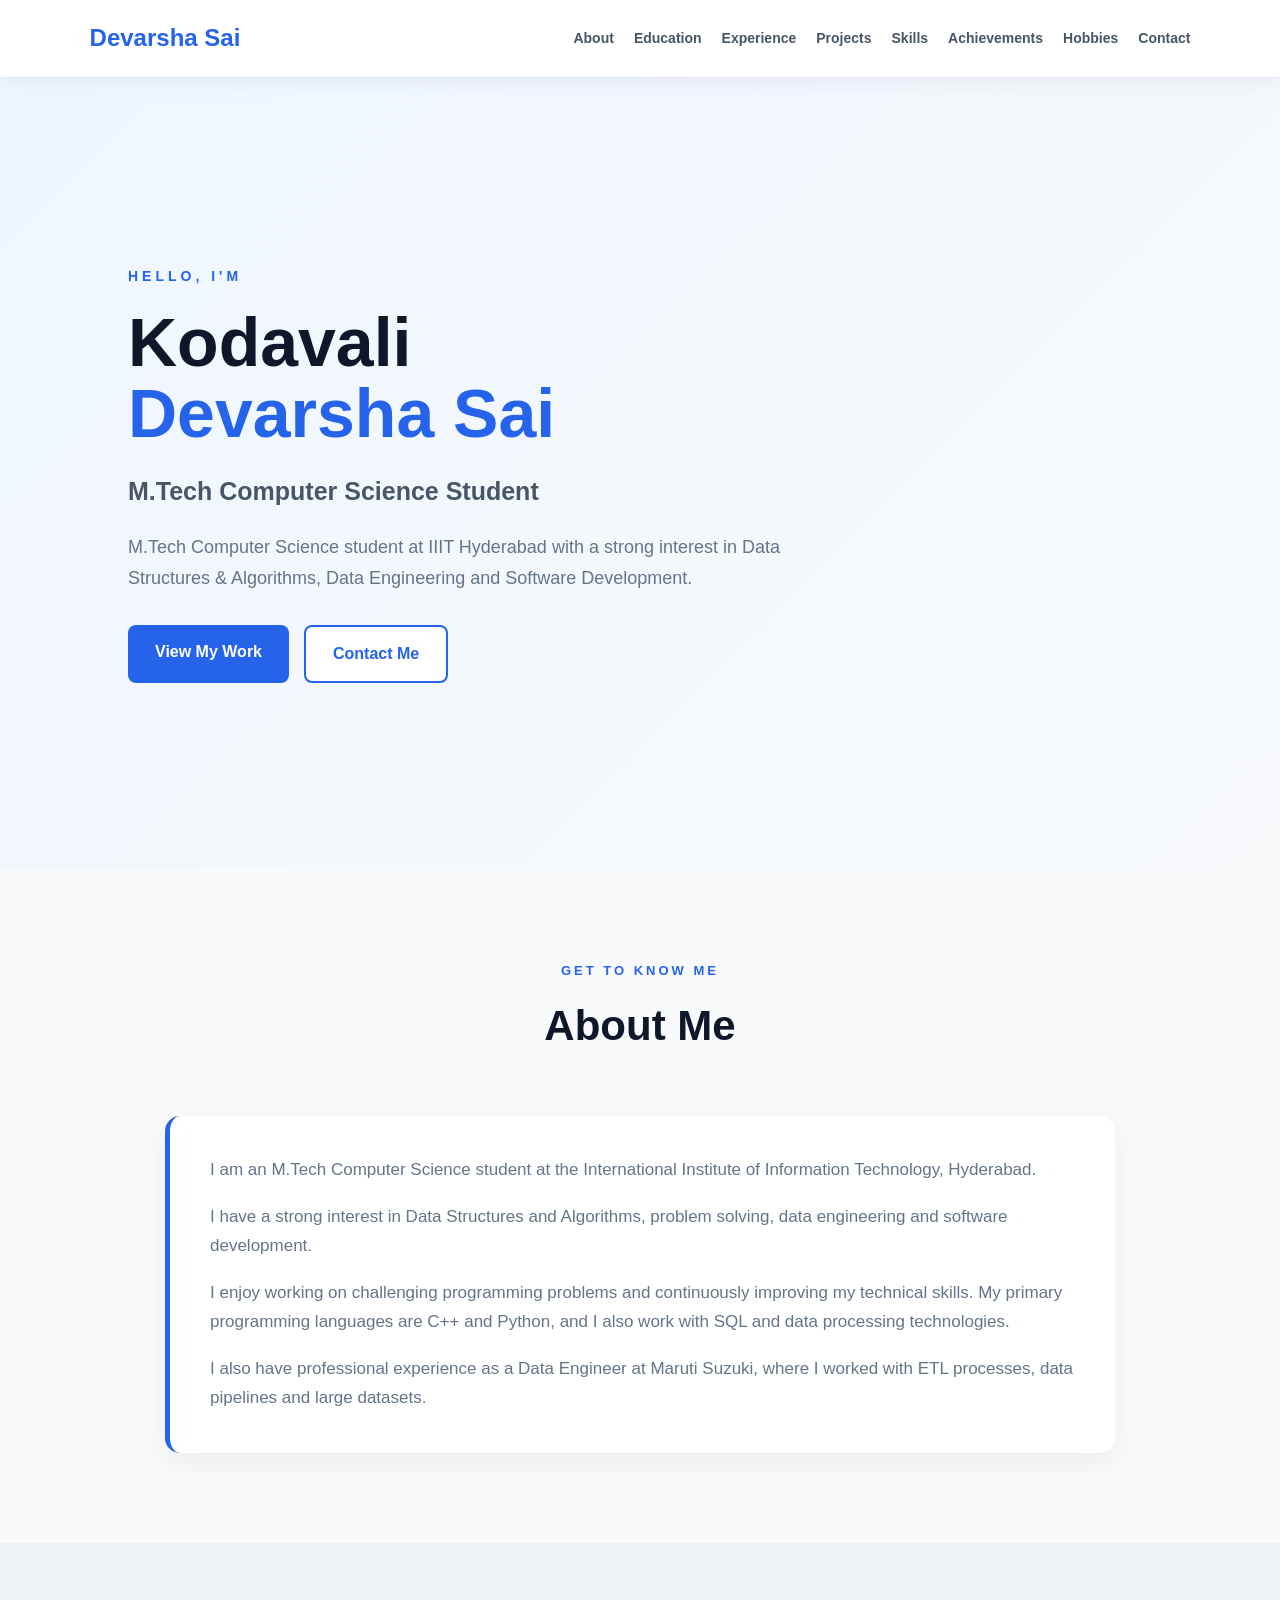
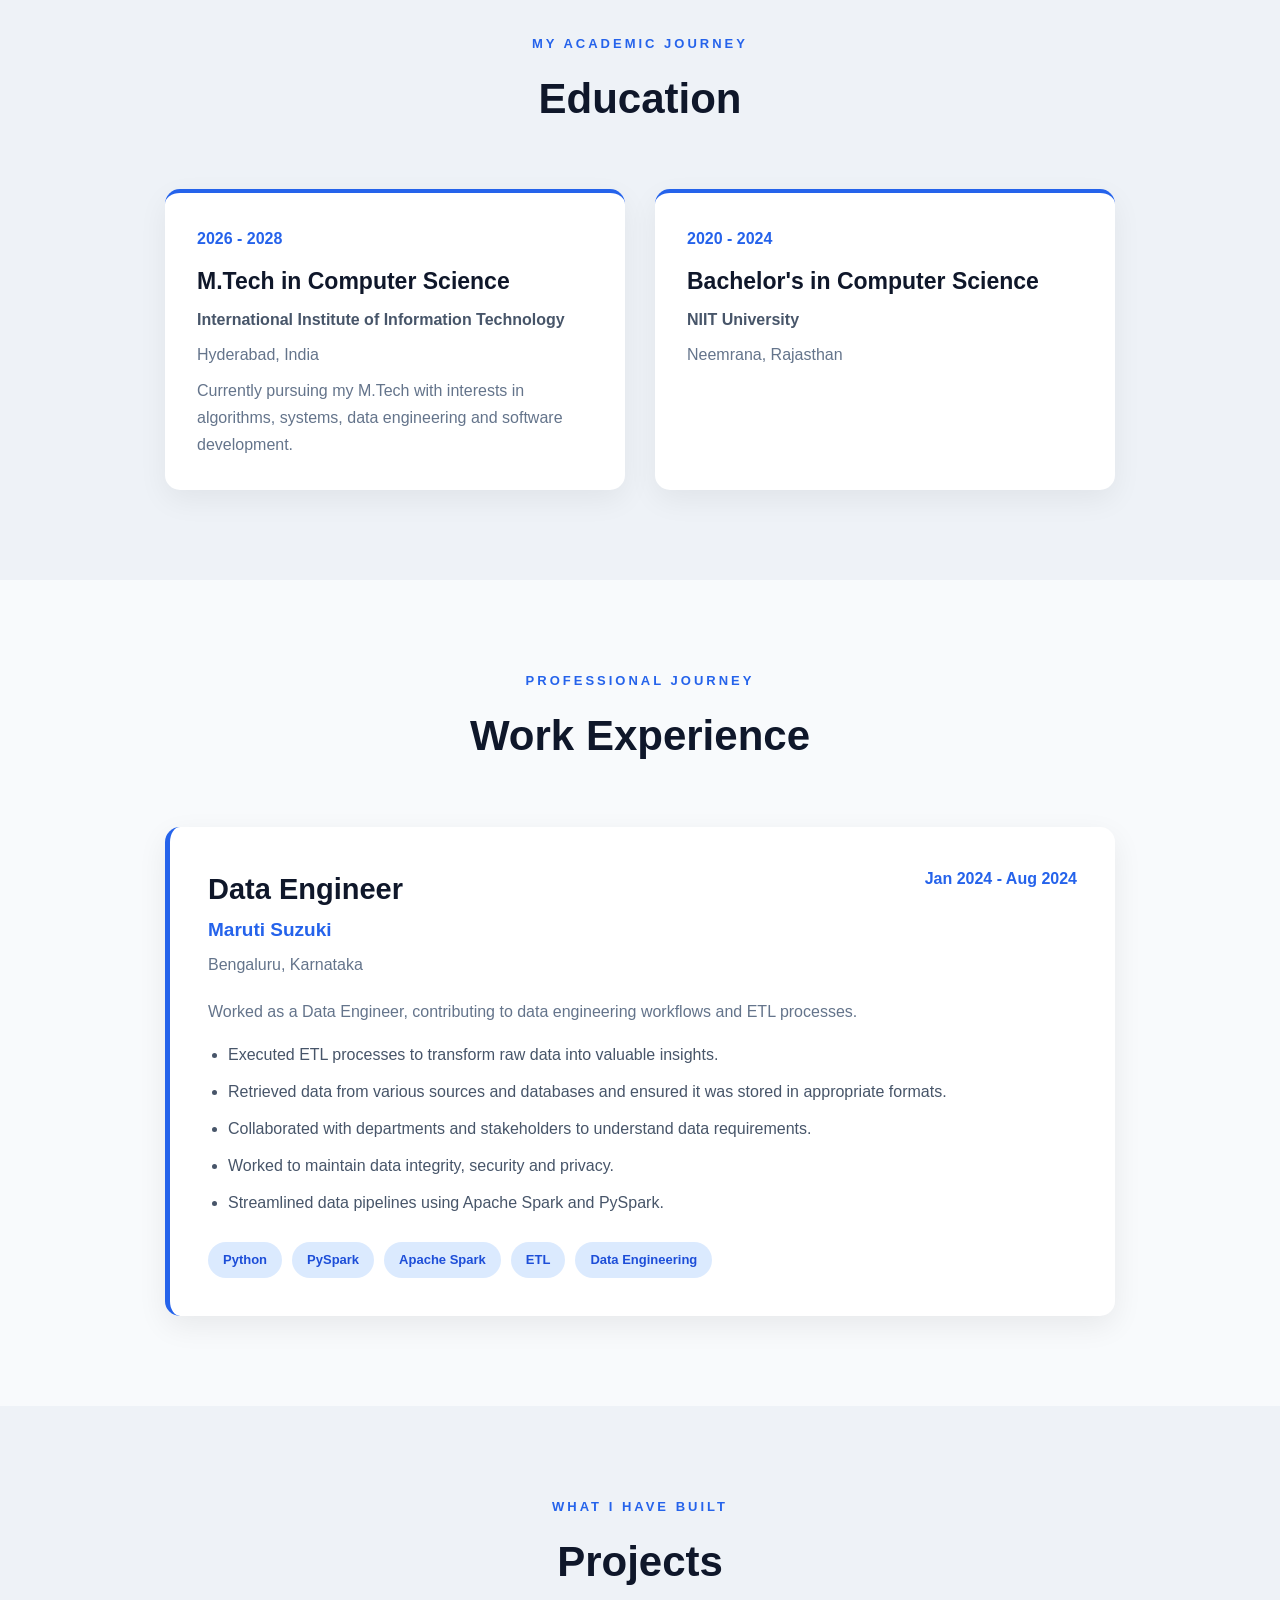
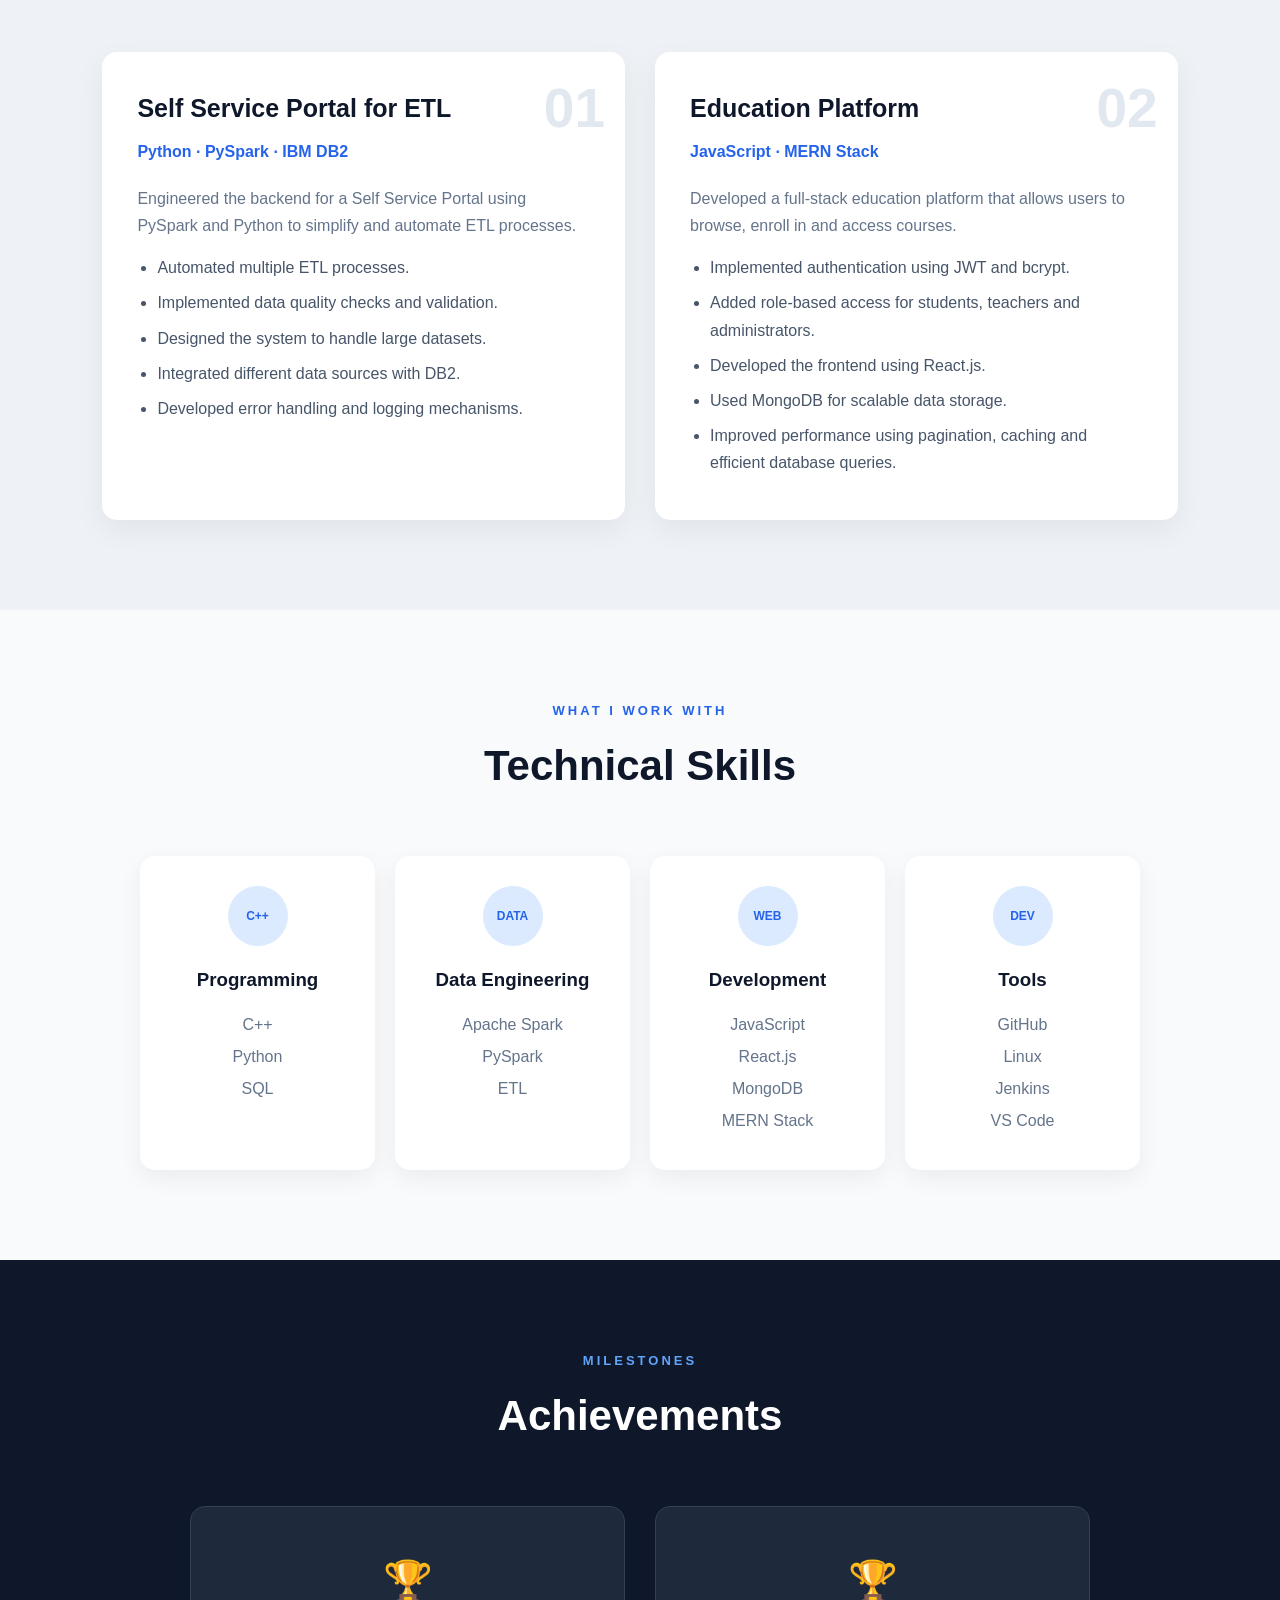
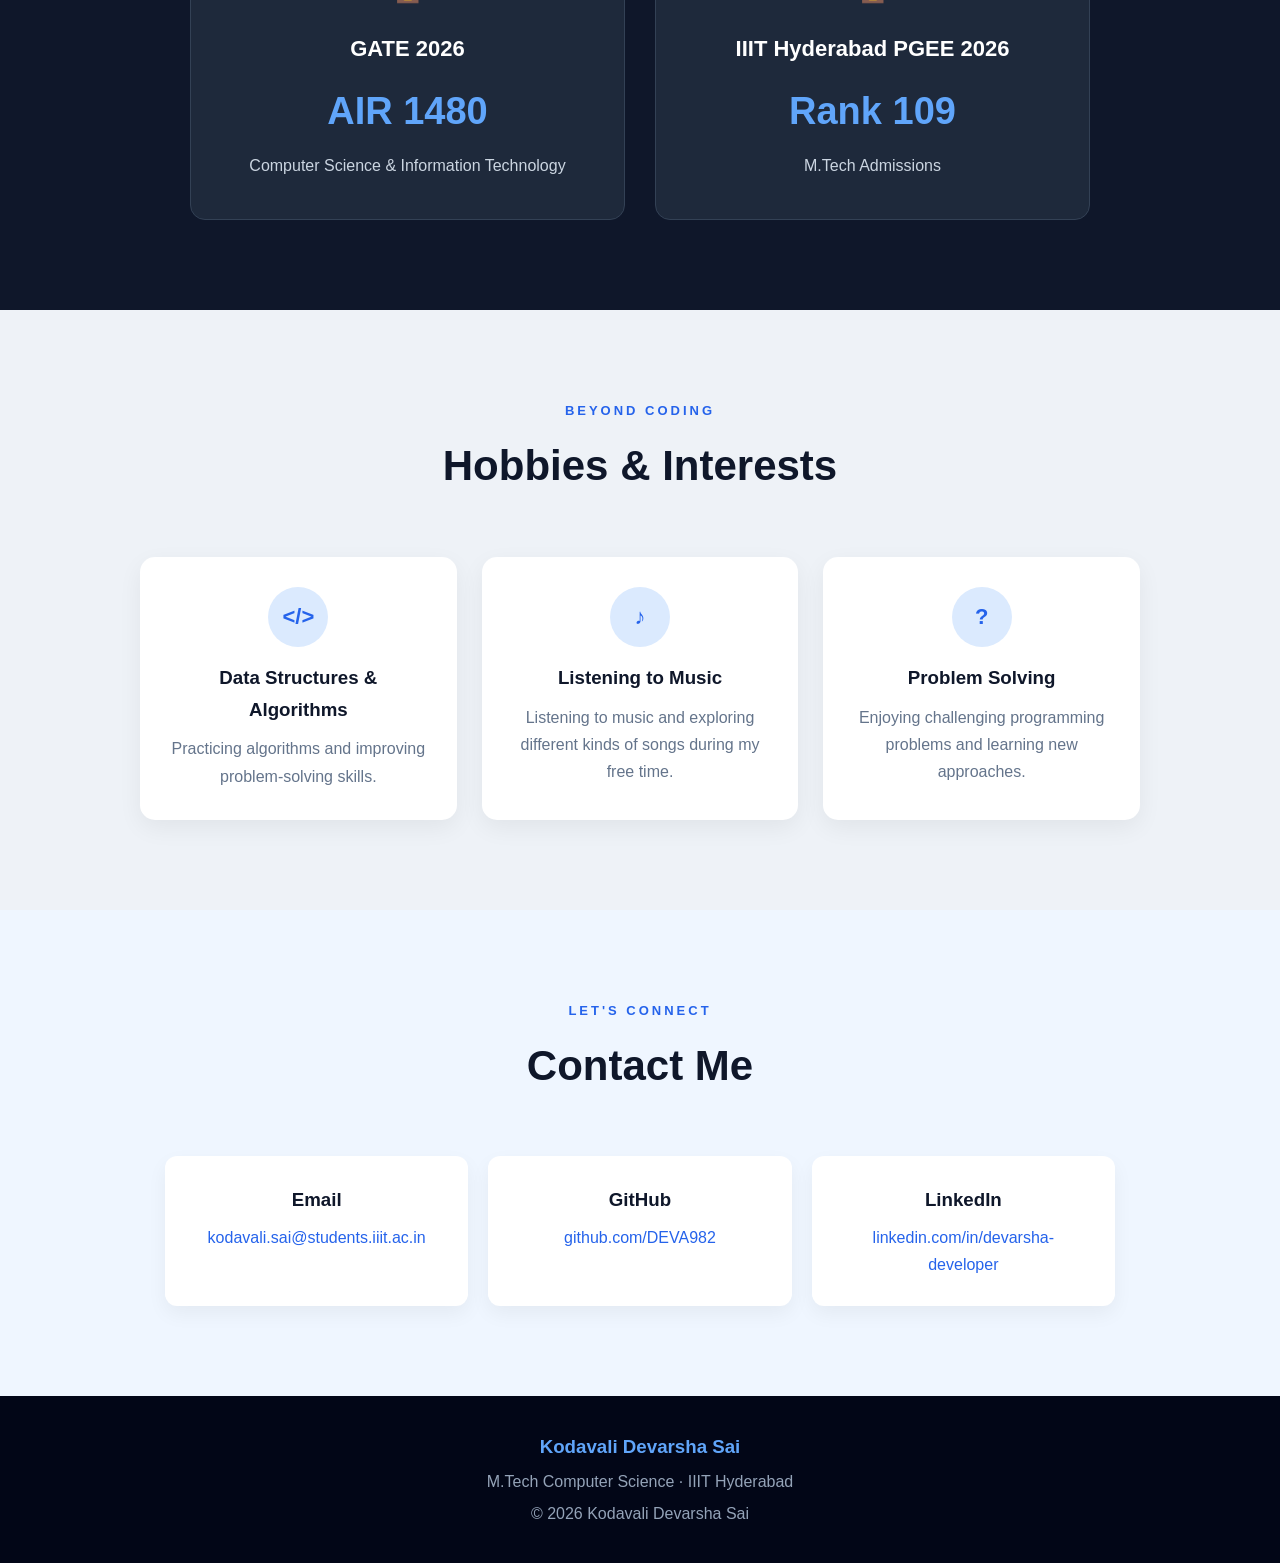
<file: index.html>
<!DOCTYPE html>
<html lang="en">

<head>
    <meta charset="UTF-8">
    <meta name="viewport" content="width=device-width, initial-scale=1.0">

    <title>Kodavali Devarsha Sai | Portfolio</title>

    <link rel="stylesheet" href="style.css">
</head>

<body>

    <!-- Navigation Bar -->
    <nav class="navbar">

        <div class="logo">
            Devarsha Sai
        </div>

        <div class="nav-links">
            <a href="#about">About</a>
            <a href="#education">Education</a>
            <a href="#experience">Experience</a>
            <a href="#projects">Projects</a>
            <a href="#skills">Skills</a>
            <a href="#achievements">Achievements</a>
            <a href="#hobbies">Hobbies</a>
            <a href="#contact">Contact</a>
        </div>

    </nav>


    <!-- Hero Section -->
    <section class="hero">

        <div class="hero-text">

            <p class="small-heading">
                HELLO, I'M
            </p>

            <h1>
                Kodavali<br>
                <span>Devarsha Sai</span>
            </h1>

            <h2>
                M.Tech Computer Science Student
            </h2>

            <p>
                M.Tech Computer Science student at IIIT Hyderabad
                with a strong interest in Data Structures & Algorithms,
                Data Engineering and Software Development.
            </p>

            <div class="hero-buttons">

                <a href="#projects" class="btn">
                    View My Work
                </a>

                <a href="#contact" class="btn secondary-btn">
                    Contact Me
                </a>

            </div>

        </div>

    </section>


    <!-- About Section -->
    <section id="about" class="section">

        <div class="section-title">

            <p>GET TO KNOW ME</p>

            <h2>About Me</h2>

        </div>


        <div class="about-content">

            <p>
                I am an M.Tech Computer Science student at the
                International Institute of Information Technology,
                Hyderabad.
            </p>

            <p>
                I have a strong interest in Data Structures and
                Algorithms, problem solving, data engineering and
                software development.
            </p>

            <p>
                I enjoy working on challenging programming problems
                and continuously improving my technical skills.
                My primary programming languages are C++ and Python,
                and I also work with SQL and data processing
                technologies.
            </p>

            <p>
                I also have professional experience as a Data Engineer
                at Maruti Suzuki, where I worked with ETL processes,
                data pipelines and large datasets.
            </p>

        </div>

    </section>


    <!-- Education Section -->
    <section id="education" class="section light-section">

        <div class="section-title">

            <p>MY ACADEMIC JOURNEY</p>

            <h2>Education</h2>

        </div>


        <div class="education-container">

            <div class="education-card">

                <span class="date">
                    2026 - 2028
                </span>

                <h3>
                    M.Tech in Computer Science
                </h3>

                <h4>
                    International Institute of Information Technology
                </h4>

                <p>
                    Hyderabad, India
                </p>

                <p>
                    Currently pursuing my M.Tech with interests in
                    algorithms, systems, data engineering and
                    software development.
                </p>

            </div>


            <div class="education-card">

                <span class="date">
                    2020 - 2024
                </span>

                <h3>
                    Bachelor's in Computer Science
                </h3>

                <h4>
                    NIIT University
                </h4>

                <p>
                    Neemrana, Rajasthan
                </p>

            </div>

        </div>

    </section>


    <!-- Experience Section -->
    <section id="experience" class="section">

        <div class="section-title">

            <p>PROFESSIONAL JOURNEY</p>

            <h2>Work Experience</h2>

        </div>


        <div class="experience-card">

            <div class="experience-header">

                <div>

                    <h3>
                        Data Engineer
                    </h3>

                    <h4>
                        Maruti Suzuki
                    </h4>

                </div>

                <span class="date">
                    Jan 2024 - Aug 2024
                </span>

            </div>


            <p class="location">
                Bengaluru, Karnataka
            </p>


            <p>
                Worked as a Data Engineer, contributing to data
                engineering workflows and ETL processes.
            </p>

            <ul>

                <li>
                    Executed ETL processes to transform raw data
                    into valuable insights.
                </li>

                <li>
                    Retrieved data from various sources and databases
                    and ensured it was stored in appropriate formats.
                </li>

                <li>
                    Collaborated with departments and stakeholders
                    to understand data requirements.
                </li>

                <li>
                    Worked to maintain data integrity, security
                    and privacy.
                </li>

                <li>
                    Streamlined data pipelines using Apache Spark
                    and PySpark.
                </li>

            </ul>


            <div class="technology-list">

                <span>Python</span>
                <span>PySpark</span>
                <span>Apache Spark</span>
                <span>ETL</span>
                <span>Data Engineering</span>

            </div>

        </div>

    </section>


    <!-- Projects Section -->
    <section id="projects" class="section light-section">

        <div class="section-title">

            <p>WHAT I HAVE BUILT</p>

            <h2>Projects</h2>

        </div>


        <div class="project-grid">


            <!-- Project 1 -->
            <div class="project-card">

                <span class="project-number">
                    01
                </span>

                <h3>
                    Self Service Portal for ETL
                </h3>

                <p class="project-tech">
                    Python · PySpark · IBM DB2
                </p>

                <p>
                    Engineered the backend for a Self Service Portal
                    using PySpark and Python to simplify and automate
                    ETL processes.
                </p>

                <ul>

                    <li>
                        Automated multiple ETL processes.
                    </li>

                    <li>
                        Implemented data quality checks and validation.
                    </li>

                    <li>
                        Designed the system to handle large datasets.
                    </li>

                    <li>
                        Integrated different data sources with DB2.
                    </li>

                    <li>
                        Developed error handling and logging mechanisms.
                    </li>

                </ul>

            </div>


            <!-- Project 2 -->
            <div class="project-card">

                <span class="project-number">
                    02
                </span>

                <h3>
                    Education Platform
                </h3>

                <p class="project-tech">
                    JavaScript · MERN Stack
                </p>

                <p>
                    Developed a full-stack education platform that
                    allows users to browse, enroll in and access
                    courses.
                </p>

                <ul>

                    <li>
                        Implemented authentication using JWT and bcrypt.
                    </li>

                    <li>
                        Added role-based access for students,
                        teachers and administrators.
                    </li>

                    <li>
                        Developed the frontend using React.js.
                    </li>

                    <li>
                        Used MongoDB for scalable data storage.
                    </li>

                    <li>
                        Improved performance using pagination,
                        caching and efficient database queries.
                    </li>

                </ul>

            </div>

        </div>

    </section>


    <!-- Skills Section -->
    <section id="skills" class="section">

        <div class="section-title">

            <p>WHAT I WORK WITH</p>

            <h2>Technical Skills</h2>

        </div>


        <div class="skills-grid">


            <div class="skill-card">

                <div class="skill-icon">
                    C++
                </div>

                <h3>
                    Programming
                </h3>

                <p>C++</p>
                <p>Python</p>
                <p>SQL</p>

            </div>


            <div class="skill-card">

                <div class="skill-icon">
                    DATA
                </div>

                <h3>
                    Data Engineering
                </h3>

                <p>Apache Spark</p>
                <p>PySpark</p>
                <p>ETL</p>

            </div>


            <div class="skill-card">

                <div class="skill-icon">
                    WEB
                </div>

                <h3>
                    Development
                </h3>

                <p>JavaScript</p>
                <p>React.js</p>
                <p>MongoDB</p>
                <p>MERN Stack</p>

            </div>


            <div class="skill-card">

                <div class="skill-icon">
                    DEV
                </div>

                <h3>
                    Tools
                </h3>

                <p>GitHub</p>
                <p>Linux</p>
                <p>Jenkins</p>
                <p>VS Code</p>

            </div>

        </div>

    </section>


    <!-- Achievements Section -->
    <section id="achievements" class="section achievements-section">

        <div class="section-title">

            <p>MILESTONES</p>

            <h2>Achievements</h2>

        </div>


        <div class="achievement-grid">


            <div class="achievement-card">

                <div class="trophy">
                    🏆
                </div>

                <h3>
                    GATE 2026
                </h3>

                <div class="rank">
                    AIR 1480
                </div>

                <p>
                    Computer Science & Information Technology
                </p>

            </div>


            <div class="achievement-card">

                <div class="trophy">
                    🏆
                </div>

                <h3>
                    IIIT Hyderabad PGEE 2026
                </h3>

                <div class="rank">
                    Rank 109
                </div>

                <p>
                    M.Tech Admissions
                </p>

            </div>

        </div>

    </section>


    <!-- Hobbies Section -->
    <section id="hobbies" class="section light-section">

        <div class="section-title">

            <p>BEYOND CODING</p>

            <h2>Hobbies & Interests</h2>

        </div>


        <div class="hobbies-grid">


            <div class="hobby-card">

                <div class="hobby-icon">
                    &lt;/&gt;
                </div>

                <h3>
                    Data Structures & Algorithms
                </h3>

                <p>
                    Practicing algorithms and improving
                    problem-solving skills.
                </p>

            </div>


            <div class="hobby-card">

                <div class="hobby-icon">
                    ♪
                </div>

                <h3>
                    Listening to Music
                </h3>

                <p>
                    Listening to music and exploring different
                    kinds of songs during my free time.
                </p>

            </div>


            <div class="hobby-card">

                <div class="hobby-icon">
                    ?
                </div>

                <h3>
                    Problem Solving
                </h3>

                <p>
                    Enjoying challenging programming problems
                    and learning new approaches.
                </p>

            </div>

        </div>

    </section>


    <!-- Contact Section -->
    <section id="contact" class="contact-section">

        <div class="section-title">

            <p>LET'S CONNECT</p>

            <h2>Contact Me</h2>

        </div>


        <div class="contact-container">


            <div class="contact-item">

                <h3>
                    Email
                </h3>

                <a href="mailto:kodavali.sai@students.iiit.ac.in">
                    kodavali.sai@students.iiit.ac.in
                </a>

            </div>


            <div class="contact-item">

                <h3>
                    GitHub
                </h3>

                <a href="https://github.com/DEVA982" target="_blank">
                    github.com/DEVA982
                </a>

            </div>


            <div class="contact-item">

                <h3>
                    LinkedIn
                </h3>

                <a href="https://linkedin.com/in/devarsha-developer"
                   target="_blank">
                    linkedin.com/in/devarsha-developer
                </a>

            </div>

        </div>

    </section>


    <!-- Footer -->
    <footer>

        <h3>
            Kodavali Devarsha Sai
        </h3>

        <p>
            M.Tech Computer Science · IIIT Hyderabad
        </p>

        <p>
            © 2026 Kodavali Devarsha Sai
        </p>

    </footer>

</body>

</html>
</file>
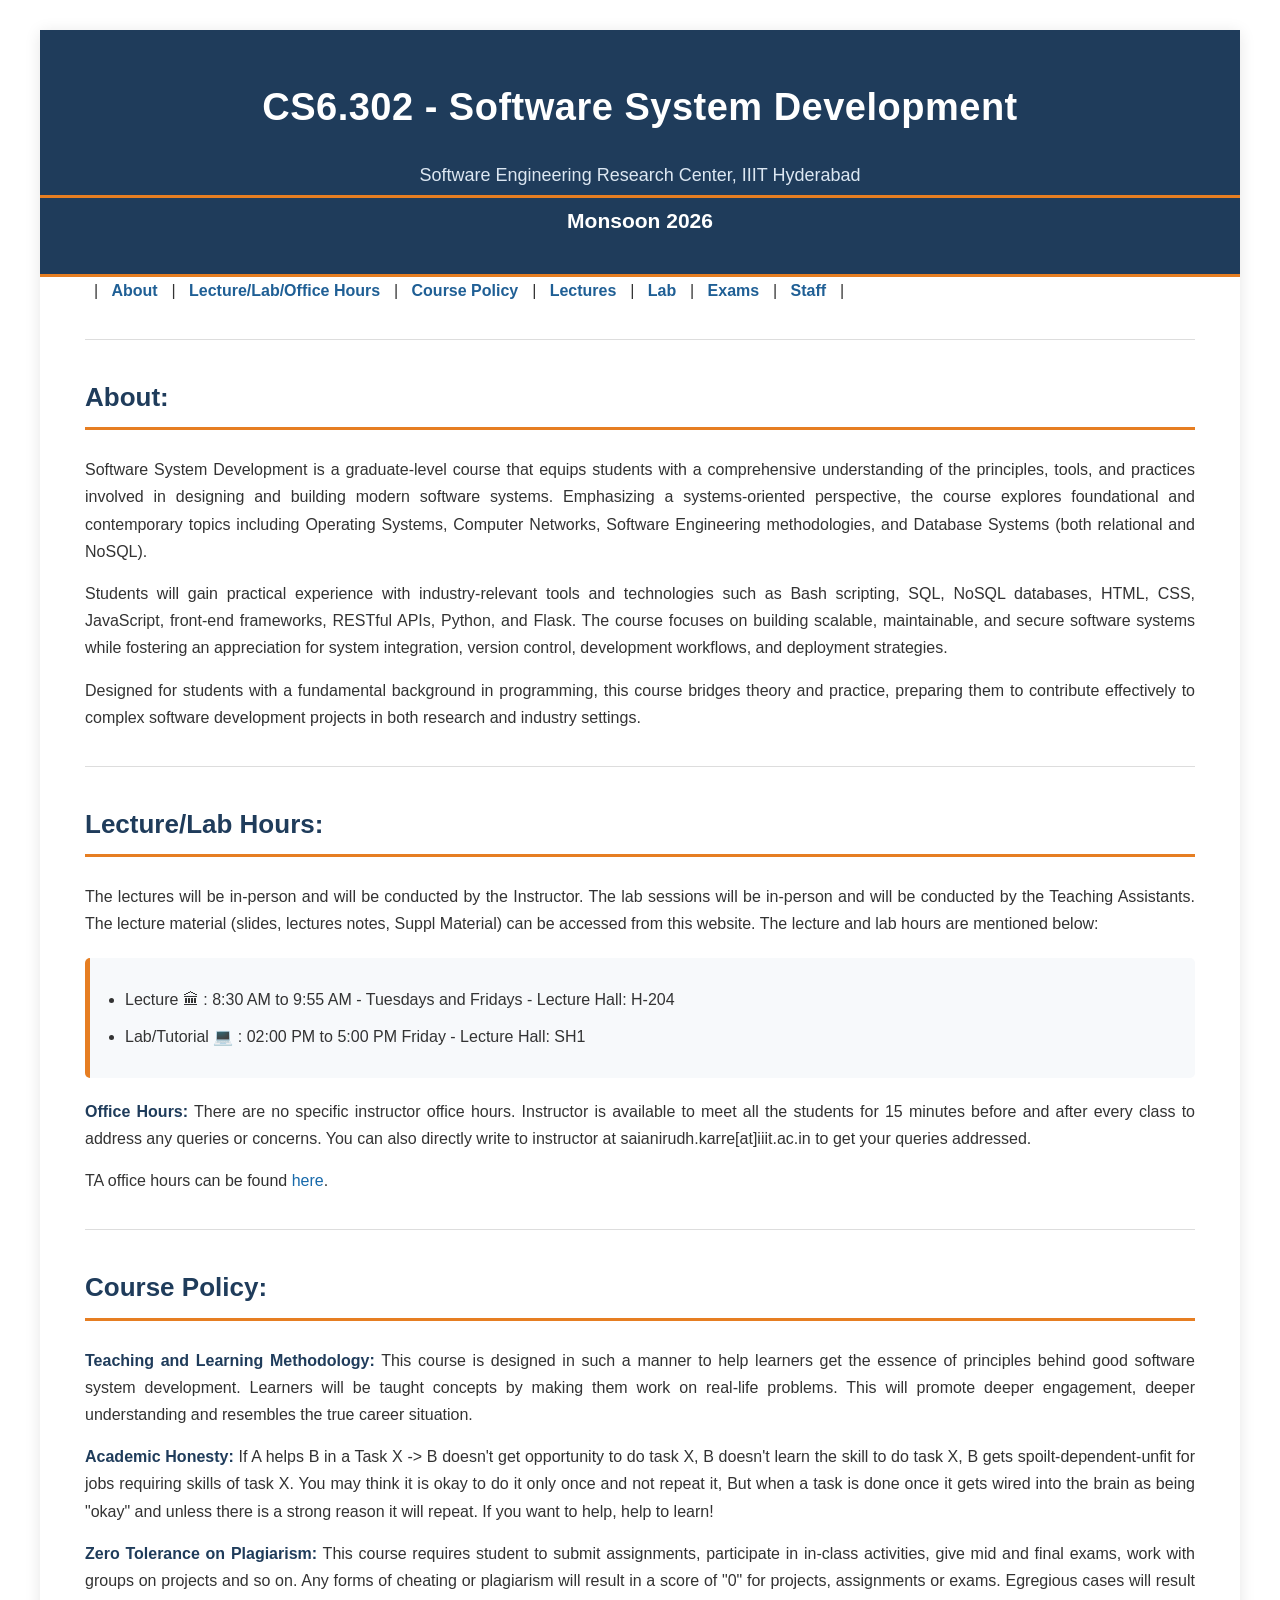
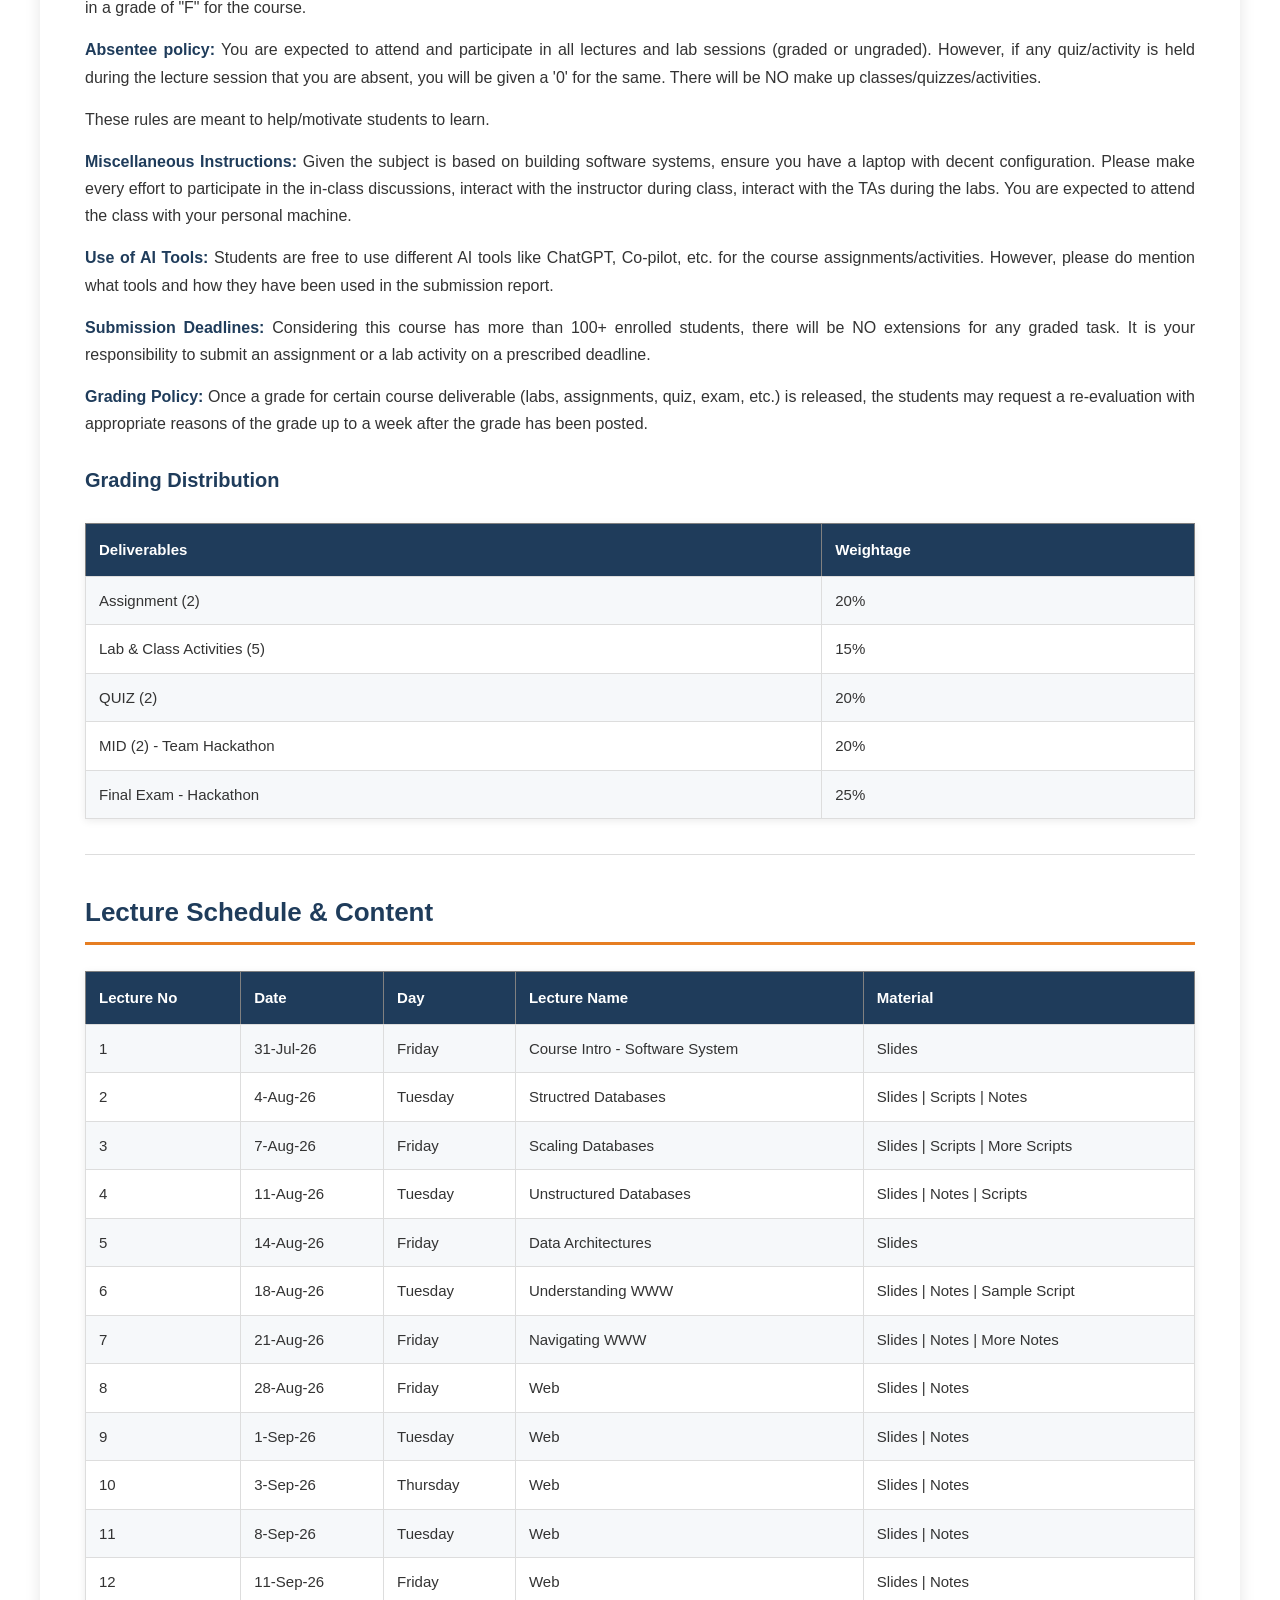
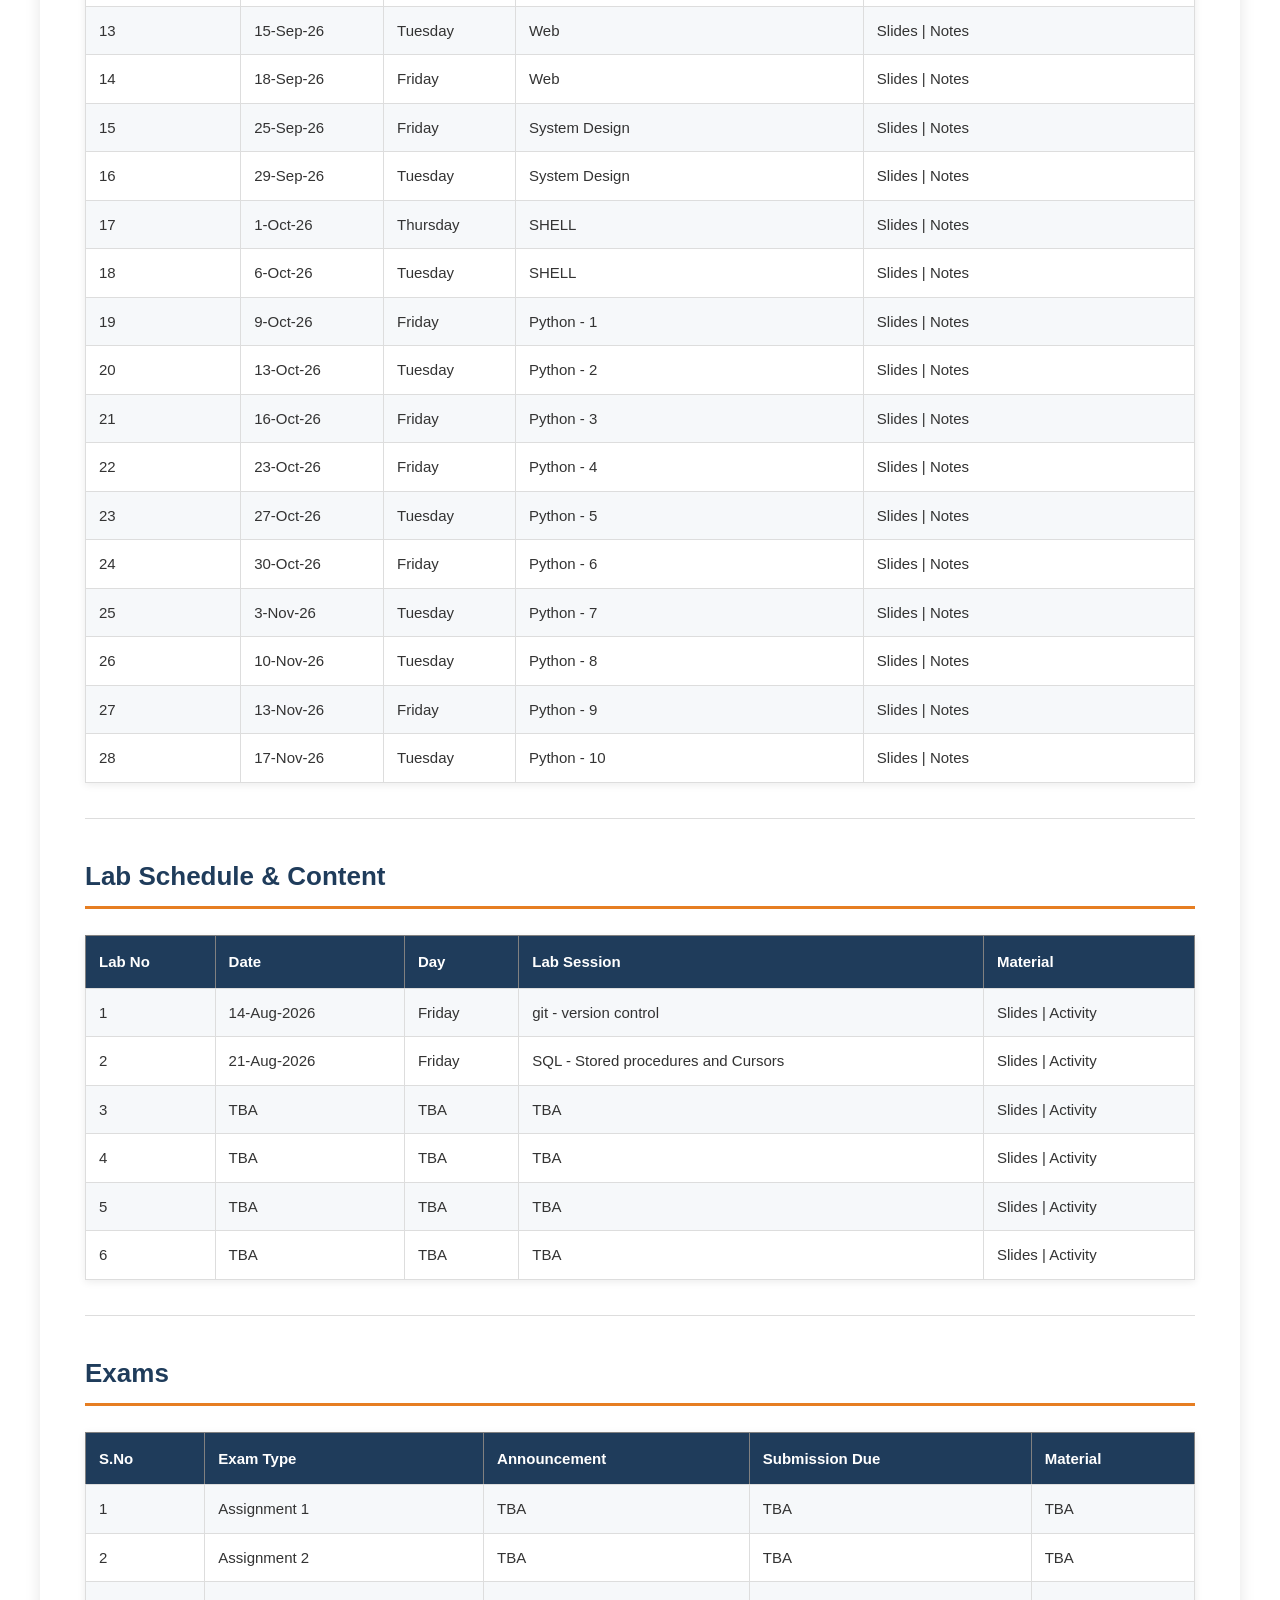
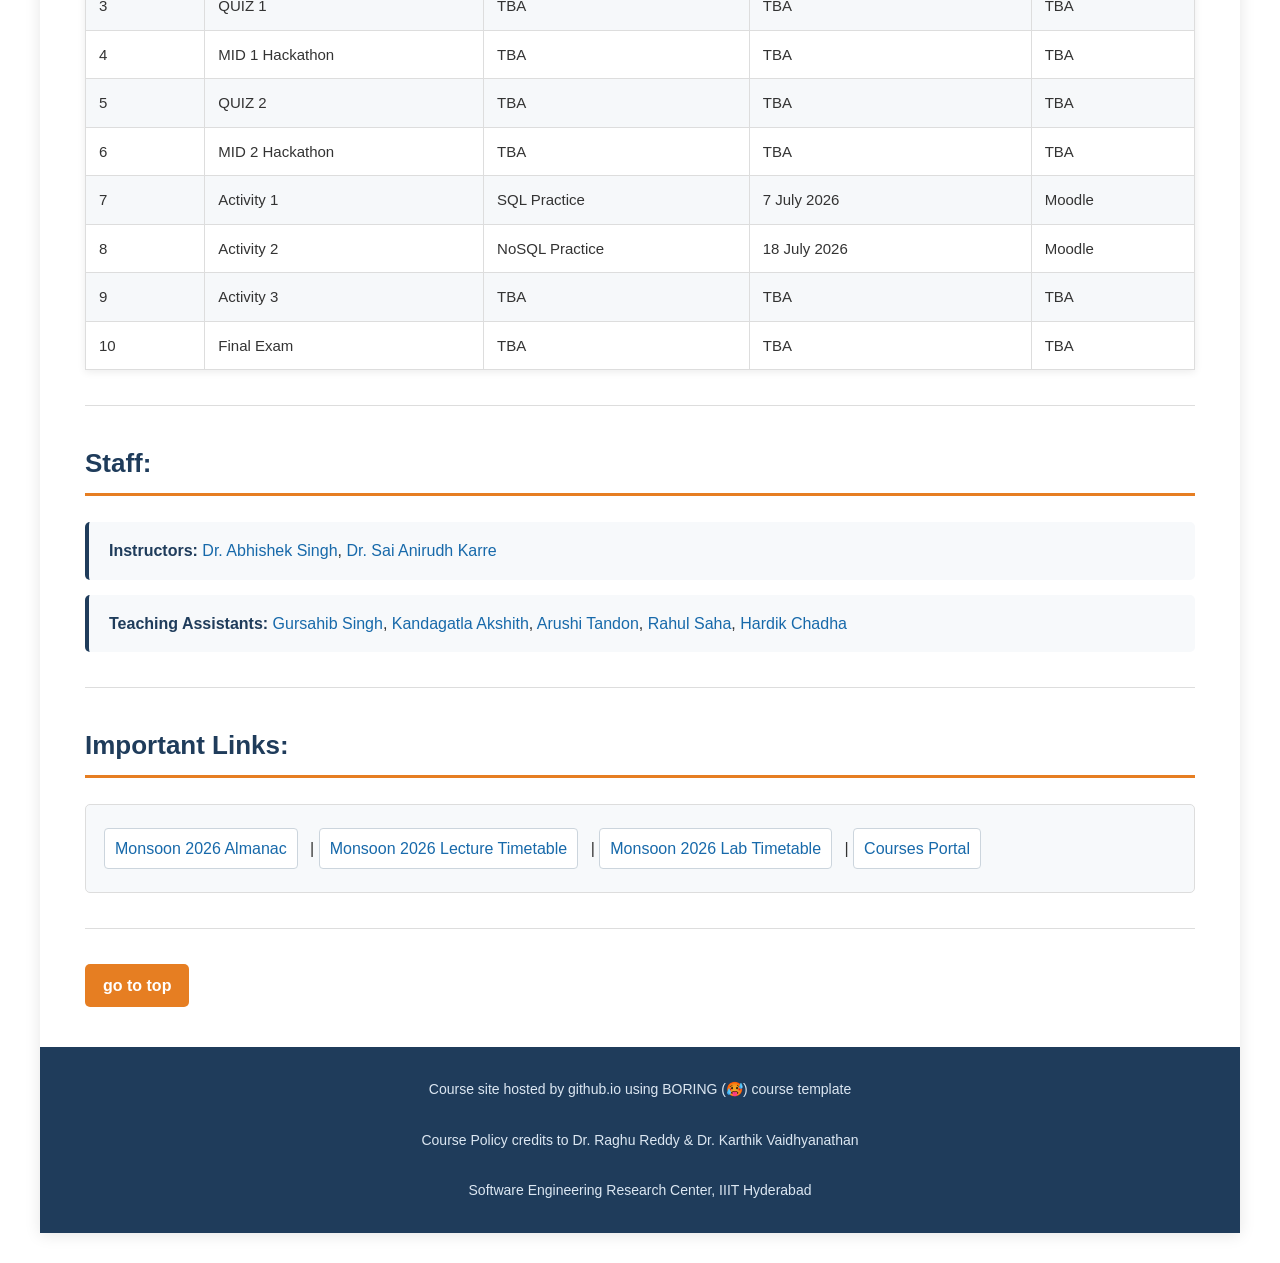
<file: ssdcoursepage.html>
<!DOCTYPE html>
<html lang="en">
<head>
    <meta charset="UTF-8">
    <meta name="viewport" content="width=device-width, initial-scale=1.0">

    <title>CS6.302 - Software System Development</title>

    <link rel="stylesheet" href="ssdcourse.css">
</head>

<body>

<h1>CS6.302 - Software System Development</h1>

<h3>Software Engineering Research Center, IIIT Hyderabad</h3>
<h3>Monsoon 2026</h3>

&nbsp;&nbsp;|&nbsp;&nbsp;
<a href="#about">About</a>
&nbsp;|&nbsp;&nbsp;
<a href="#lecture-lab">Lecture/Lab/Office Hours</a>
&nbsp;|&nbsp;&nbsp;
<a href="#policy">Course Policy</a>
&nbsp;|&nbsp;&nbsp;
<a href="#lectures">Lectures</a>
&nbsp;|&nbsp;&nbsp;
<a href="#lab">Lab</a>
&nbsp;|&nbsp;&nbsp;
<a href="#exams">Exams</a>
&nbsp;|&nbsp;&nbsp;
<a href="#staff">Staff</a>
&nbsp;|

<hr>

<h3 id="about">About:</h3>

<p>
Software System Development is a graduate-level course that equips students
with a comprehensive understanding of the principles, tools, and practices
involved in designing and building modern software systems. Emphasizing a
systems-oriented perspective, the course explores foundational and contemporary
topics including Operating Systems, Computer Networks, Software Engineering
methodologies, and Database Systems (both relational and NoSQL).
</p>

<p>
Students will gain practical experience with industry-relevant tools and
technologies such as Bash scripting, SQL, NoSQL databases, HTML, CSS,
JavaScript, front-end frameworks, RESTful APIs, Python, and Flask. The course
focuses on building scalable, maintainable, and secure software systems while
fostering an appreciation for system integration, version control, development
workflows, and deployment strategies.
</p>

<p>
Designed for students with a fundamental background in programming, this
course bridges theory and practice, preparing them to contribute effectively
to complex software development projects in both research and industry
settings.
</p>

<hr>

<h3 id="lecture-lab">Lecture/Lab Hours:</h3>

<p>
The lectures will be in-person and will be conducted by the Instructor.
The lab sessions will be in-person and will be conducted by the Teaching
Assistants. The lecture material (slides, lectures notes, Suppl Material)
can be accessed from this website. The lecture and lab hours are mentioned
below:
</p>

<ul>
    <li>
        Lecture 🏛 : 8:30 AM to 9:55 AM - Tuesdays and Fridays -
        Lecture Hall: H-204
    </li>

    <li>
        Lab/Tutorial 💻 : 02:00 PM to 5:00 PM Friday -
        Lecture Hall: SH1
    </li>
</ul>

<p>
<strong>Office Hours:</strong>
There are no specific instructor office hours. Instructor is available to
meet all the students for 15 minutes before and after every class to address
any queries or concerns. You can also directly write to instructor at
saianirudh.karre[at]iiit.ac.in to get your queries addressed.
</p>

<p>
TA office hours can be found
<a href="#">here</a>.
</p>

<hr>

<h3 id="policy">Course Policy:</h3>

<p>
<strong>Teaching and Learning Methodology:</strong>
This course is designed in such a manner to help learners get the essence
of principles behind good software system development. Learners will be
taught concepts by making them work on real-life problems. This will promote
deeper engagement, deeper understanding and resembles the true career
situation.
</p>

<p>
<strong>Academic Honesty:</strong>
If A helps B in a Task X -> B doesn't get opportunity to do task X,
B doesn't learn the skill to do task X, B gets spoilt-dependent-unfit for
jobs requiring skills of task X. You may think it is okay to do it only once
and not repeat it, But when a task is done once it gets wired into the brain
as being "okay" and unless there is a strong reason it will repeat.
If you want to help, help to learn!
</p>

<p>
<strong>Zero Tolerance on Plagiarism:</strong>
This course requires student to submit assignments, participate in in-class
activities, give mid and final exams, work with groups on projects and so on.
Any forms of cheating or plagiarism will result in a score of "0" for
projects, assignments or exams. Egregious cases will result in a grade of
"F" for the course.
</p>

<p>
<strong>Absentee policy:</strong>
You are expected to attend and participate in all lectures and lab sessions
(graded or ungraded). However, if any quiz/activity is held during the lecture
session that you are absent, you will be given a '0' for the same. There will
be NO make up classes/quizzes/activities.
</p>

<p>
These rules are meant to help/motivate students to learn.
</p>

<p>
<strong>Miscellaneous Instructions:</strong>
Given the subject is based on building software systems, ensure you have a
laptop with decent configuration. Please make every effort to participate
in the in-class discussions, interact with the instructor during class,
interact with the TAs during the labs. You are expected to attend the class
with your personal machine.
</p>

<p>
<strong>Use of AI Tools:</strong>
Students are free to use different AI tools like ChatGPT, Co-pilot, etc.
for the course assignments/activities. However, please do mention what tools
and how they have been used in the submission report.
</p>

<p>
<strong>Submission Deadlines:</strong>
Considering this course has more than 100+ enrolled students, there will be
NO extensions for any graded task. It is your responsibility to submit an
assignment or a lab activity on a prescribed deadline.
</p>

<p>
<strong>Grading Policy:</strong>
Once a grade for certain course deliverable (labs, assignments, quiz, exam,
etc.) is released, the students may request a re-evaluation with appropriate
reasons of the grade up to a week after the grade has been posted.
</p>

<h4>Grading Distribution</h4>

<table border="1">
    <tr>
        <th>Deliverables</th>
        <th>Weightage</th>
    </tr>

    <tr>
        <td>Assignment (2)</td>
        <td>20%</td>
    </tr>

    <tr>
        <td>Lab & Class Activities (5)</td>
        <td>15%</td>
    </tr>

    <tr>
        <td>QUIZ (2)</td>
        <td>20%</td>
    </tr>

    <tr>
        <td>MID (2) - Team Hackathon</td>
        <td>20%</td>
    </tr>

    <tr>
        <td>Final Exam - Hackathon</td>
        <td>25%</td>
    </tr>
</table>

<hr>

<h3 id="lectures">Lecture Schedule & Content</h3>

<table border="1">
    <tr>
        <th>Lecture No</th>
        <th>Date</th>
        <th>Day</th>
        <th>Lecture Name</th>
        <th>Material</th>
    </tr>

    <tr>
        <td>1</td>
        <td>31-Jul-26</td>
        <td>Friday</td>
        <td>Course Intro - Software System</td>
        <td>Slides</td>
    </tr>

    <tr>
        <td>2</td>
        <td>4-Aug-26</td>
        <td>Tuesday</td>
        <td>Structred Databases</td>
        <td>Slides | Scripts | Notes</td>
    </tr>

    <tr>
        <td>3</td>
        <td>7-Aug-26</td>
        <td>Friday</td>
        <td>Scaling Databases</td>
        <td>Slides | Scripts | More Scripts</td>
    </tr>

    <tr>
        <td>4</td>
        <td>11-Aug-26</td>
        <td>Tuesday</td>
        <td>Unstructured Databases</td>
        <td>Slides | Notes | Scripts</td>
    </tr>

    <tr>
        <td>5</td>
        <td>14-Aug-26</td>
        <td>Friday</td>
        <td>Data Architectures</td>
        <td>Slides</td>
    </tr>

    <tr>
        <td>6</td>
        <td>18-Aug-26</td>
        <td>Tuesday</td>
        <td>Understanding WWW</td>
        <td>Slides | Notes | Sample Script</td>
    </tr>

    <tr>
        <td>7</td>
        <td>21-Aug-26</td>
        <td>Friday</td>
        <td>Navigating WWW</td>
        <td>Slides | Notes | More Notes</td>
    </tr>

    <tr>
        <td>8</td>
        <td>28-Aug-26</td>
        <td>Friday</td>
        <td>Web</td>
        <td>Slides | Notes</td>
    </tr>

    <tr>
        <td>9</td>
        <td>1-Sep-26</td>
        <td>Tuesday</td>
        <td>Web</td>
        <td>Slides | Notes</td>
    </tr>

    <tr>
        <td>10</td>
        <td>3-Sep-26</td>
        <td>Thursday</td>
        <td>Web</td>
        <td>Slides | Notes</td>
    </tr>

    <tr>
        <td>11</td>
        <td>8-Sep-26</td>
        <td>Tuesday</td>
        <td>Web</td>
        <td>Slides | Notes</td>
    </tr>

    <tr>
        <td>12</td>
        <td>11-Sep-26</td>
        <td>Friday</td>
        <td>Web</td>
        <td>Slides | Notes</td>
    </tr>

    <tr>
        <td>13</td>
        <td>15-Sep-26</td>
        <td>Tuesday</td>
        <td>Web</td>
        <td>Slides | Notes</td>
    </tr>

    <tr>
        <td>14</td>
        <td>18-Sep-26</td>
        <td>Friday</td>
        <td>Web</td>
        <td>Slides | Notes</td>
    </tr>

    <tr>
        <td>15</td>
        <td>25-Sep-26</td>
        <td>Friday</td>
        <td>System Design</td>
        <td>Slides | Notes</td>
    </tr>

    <tr>
        <td>16</td>
        <td>29-Sep-26</td>
        <td>Tuesday</td>
        <td>System Design</td>
        <td>Slides | Notes</td>
    </tr>

    <tr>
        <td>17</td>
        <td>1-Oct-26</td>
        <td>Thursday</td>
        <td>SHELL</td>
        <td>Slides | Notes</td>
    </tr>

    <tr>
        <td>18</td>
        <td>6-Oct-26</td>
        <td>Tuesday</td>
        <td>SHELL</td>
        <td>Slides | Notes</td>
    </tr>

    <tr>
        <td>19</td>
        <td>9-Oct-26</td>
        <td>Friday</td>
        <td>Python - 1</td>
        <td>Slides | Notes</td>
    </tr>

    <tr>
        <td>20</td>
        <td>13-Oct-26</td>
        <td>Tuesday</td>
        <td>Python - 2</td>
        <td>Slides | Notes</td>
    </tr>

    <tr>
        <td>21</td>
        <td>16-Oct-26</td>
        <td>Friday</td>
        <td>Python - 3</td>
        <td>Slides | Notes</td>
    </tr>

    <tr>
        <td>22</td>
        <td>23-Oct-26</td>
        <td>Friday</td>
        <td>Python - 4</td>
        <td>Slides | Notes</td>
    </tr>

    <tr>
        <td>23</td>
        <td>27-Oct-26</td>
        <td>Tuesday</td>
        <td>Python - 5</td>
        <td>Slides | Notes</td>
    </tr>

    <tr>
        <td>24</td>
        <td>30-Oct-26</td>
        <td>Friday</td>
        <td>Python - 6</td>
        <td>Slides | Notes</td>
    </tr>

    <tr>
        <td>25</td>
        <td>3-Nov-26</td>
        <td>Tuesday</td>
        <td>Python - 7</td>
        <td>Slides | Notes</td>
    </tr>

    <tr>
        <td>26</td>
        <td>10-Nov-26</td>
        <td>Tuesday</td>
        <td>Python - 8</td>
        <td>Slides | Notes</td>
    </tr>

    <tr>
        <td>27</td>
        <td>13-Nov-26</td>
        <td>Friday</td>
        <td>Python - 9</td>
        <td>Slides | Notes</td>
    </tr>

    <tr>
        <td>28</td>
        <td>17-Nov-26</td>
        <td>Tuesday</td>
        <td>Python - 10</td>
        <td>Slides | Notes</td>
    </tr>
</table>

<hr>

<h3 id="lab">Lab Schedule & Content</h3>

<table border="1">
    <tr>
        <th>Lab No</th>
        <th>Date</th>
        <th>Day</th>
        <th>Lab Session</th>
        <th>Material</th>
    </tr>

    <tr>
        <td>1</td>
        <td>14-Aug-2026</td>
        <td>Friday</td>
        <td>git - version control</td>
        <td>Slides | Activity</td>
    </tr>

    <tr>
        <td>2</td>
        <td>21-Aug-2026</td>
        <td>Friday</td>
        <td>SQL - Stored procedures and Cursors</td>
        <td>Slides | Activity</td>
    </tr>

    <tr>
        <td>3</td>
        <td>TBA</td>
        <td>TBA</td>
        <td>TBA</td>
        <td>Slides | Activity</td>
    </tr>

    <tr>
        <td>4</td>
        <td>TBA</td>
        <td>TBA</td>
        <td>TBA</td>
        <td>Slides | Activity</td>
    </tr>

    <tr>
        <td>5</td>
        <td>TBA</td>
        <td>TBA</td>
        <td>TBA</td>
        <td>Slides | Activity</td>
    </tr>

    <tr>
        <td>6</td>
        <td>TBA</td>
        <td>TBA</td>
        <td>TBA</td>
        <td>Slides | Activity</td>
    </tr>
</table>

<hr>

<h3 id="exams">Exams</h3>

<table border="1">
    <tr>
        <th>S.No</th>
        <th>Exam Type</th>
        <th>Announcement</th>
        <th>Submission Due</th>
        <th>Material</th>
    </tr>

    <tr>
        <td>1</td>
        <td>Assignment 1</td>
        <td>TBA</td>
        <td>TBA</td>
        <td>TBA</td>
    </tr>

    <tr>
        <td>2</td>
        <td>Assignment 2</td>
        <td>TBA</td>
        <td>TBA</td>
        <td>TBA</td>
    </tr>

    <tr>
        <td>3</td>
        <td>QUIZ 1</td>
        <td>TBA</td>
        <td>TBA</td>
        <td>TBA</td>
    </tr>

    <tr>
        <td>4</td>
        <td>MID 1 Hackathon</td>
        <td>TBA</td>
        <td>TBA</td>
        <td>TBA</td>
    </tr>

    <tr>
        <td>5</td>
        <td>QUIZ 2</td>
        <td>TBA</td>
        <td>TBA</td>
        <td>TBA</td>
    </tr>

    <tr>
        <td>6</td>
        <td>MID 2 Hackathon</td>
        <td>TBA</td>
        <td>TBA</td>
        <td>TBA</td>
    </tr>

    <tr>
        <td>7</td>
        <td>Activity 1</td>
        <td>SQL Practice</td>
        <td>7 July 2026</td>
        <td>Moodle</td>
    </tr>

    <tr>
        <td>8</td>
        <td>Activity 2</td>
        <td>NoSQL Practice</td>
        <td>18 July 2026</td>
        <td>Moodle</td>
    </tr>

    <tr>
        <td>9</td>
        <td>Activity 3</td>
        <td>TBA</td>
        <td>TBA</td>
        <td>TBA</td>
    </tr>

    <tr>
        <td>10</td>
        <td>Final Exam</td>
        <td>TBA</td>
        <td>TBA</td>
        <td>TBA</td>
    </tr>
</table>

<hr>

<h3 id="staff">Staff:</h3>

<p>
<strong>Instructors:</strong>
<a href="https://sites.google.com/">Dr. Abhishek Singh</a>,
<a href="https://sai11101989.github.io/">Dr. Sai Anirudh Karre</a>
</p>

<p>
<strong>Teaching Assistants:</strong>
<a href="https://www.linkedin.com/">Gursahib Singh</a>,
<a href="https://www.linkedin.com/">Kandagatla Akshith</a>,
<a href="https://www.linkedin.com/">Arushi Tandon</a>,
<a href="https://www.linkedin.com/">Rahul Saha</a>,
<a href="https://www.linkedin.com/">Hardik Chadha</a>
</p>

<hr>

<h3>Important Links:</h3>

<p>
<a href="https://intranet.iiit.ac.in/">Monsoon 2026 Almanac</a> |
<a href="https://intranet.iiit.ac.in/">Monsoon 2026 Lecture Timetable</a> |
<a href="https://intranet.iiit.ac.in/">Monsoon 2026 Lab Timetable</a> |
<a href="https://courses.iiit.ac.in/">Courses Portal</a>
</p>

<hr>

<p>
<a href="#top">go to top</a>
</p>

<footer>
    Course site hosted by github.io using BORING (🥵) course template
    <br><br>
    Course Policy credits to Dr. Raghu Reddy & Dr. Karthik Vaidhyanathan
    <br><br>
    Software Engineering Research Center, IIIT Hyderabad
</footer>

</body>
</html>
</file>
<file: style.css>
* {
    margin: 0;
    padding: 0;
    box-sizing: border-box;
    scroll-behavior: smooth;
}

body {
    font-family: Arial, Helvetica, sans-serif;
    background: #f8fafc;
    color: #1e293b;
    line-height: 1.7;
}

a {
    text-decoration: none;
    color: inherit;
}

ul {
    padding-left: 20px;
}

.section {
    padding: 90px 8%;
}

.light-section {
    background: #eef2f7;
}


/* =========================
   NAVIGATION
========================= */

.navbar {
    position: sticky;
    top: 0;
    z-index: 1000;

    display: flex;
    justify-content: space-between;
    align-items: center;

    padding: 18px 7%;

    background: rgba(255, 255, 255, 0.97);

    border-bottom: 1px solid #e2e8f0;

    box-shadow: 0 4px 20px rgba(0, 0, 0, 0.06);
}

.logo {
    font-size: 24px;
    font-weight: bold;
    color: #2563eb;
}

.nav-links {
    display: flex;
    flex-wrap: wrap;
    gap: 20px;
}

.nav-links a {
    font-size: 14px;
    font-weight: 600;
    color: #475569;
    transition: 0.3s;
}

.nav-links a:hover {
    color: #2563eb;
}


/* =========================
   HERO
========================= */

.hero {
    min-height: 88vh;

    display: flex;
    align-items: center;

    padding: 90px 10%;

    background: linear-gradient(
        135deg,
        #eff6ff,
        #f8fafc
    );
}

.hero-text {
    max-width: 800px;
}

.small-heading {
    color: #2563eb;

    font-size: 14px;
    font-weight: bold;

    letter-spacing: 4px;

    margin-bottom: 18px;
}

.hero h1 {
    font-size: 68px;

    line-height: 1.05;

    color: #0f172a;

    margin-bottom: 20px;
}

.hero h1 span {
    color: #2563eb;
}

.hero h2 {
    font-size: 25px;

    color: #475569;

    margin-bottom: 20px;
}

.hero-text > p:not(.small-heading) {
    max-width: 700px;

    color: #64748b;

    font-size: 18px;
}

.hero-buttons {
    display: flex;

    gap: 15px;

    margin-top: 32px;
}

.btn {
    display: inline-block;

    padding: 13px 27px;

    background: #2563eb;

    color: white;

    border-radius: 8px;

    font-weight: bold;

    transition: 0.3s;
}

.btn:hover {
    transform: translateY(-3px);

    box-shadow:
        0 10px 25px rgba(37, 99, 235, 0.25);
}

.secondary-btn {
    background: white;

    color: #2563eb;

    border: 2px solid #2563eb;
}


/* =========================
   SECTION TITLES
========================= */

.section-title {
    text-align: center;

    margin-bottom: 55px;
}

.section-title p {
    color: #2563eb;

    font-size: 13px;

    font-weight: bold;

    letter-spacing: 3px;
}

.section-title h2 {
    font-size: 42px;

    color: #0f172a;

    margin-top: 8px;
}


/* =========================
   ABOUT
========================= */

.about-content {
    max-width: 950px;

    margin: auto;

    padding: 40px;

    background: white;

    border-radius: 15px;

    box-shadow:
        0 10px 30px rgba(0, 0, 0, 0.06);

    border-left: 5px solid #2563eb;
}

.about-content p {
    color: #64748b;

    font-size: 17px;

    margin-bottom: 18px;
}

.about-content p:last-child {
    margin-bottom: 0;
}


/* =========================
   EDUCATION
========================= */

.education-container {
    max-width: 950px;

    margin: auto;

    display: grid;

    grid-template-columns: repeat(2, 1fr);

    gap: 30px;
}

.education-card {
    padding: 32px;

    background: white;

    border-radius: 15px;

    box-shadow:
        0 10px 30px rgba(0, 0, 0, 0.06);

    border-top: 4px solid #2563eb;

    transition: 0.3s;
}

.education-card:hover {
    transform: translateY(-7px);

    box-shadow:
        0 18px 35px rgba(0, 0, 0, 0.10);
}

.date {
    display: inline-block;

    color: #2563eb;

    font-weight: bold;

    margin-bottom: 10px;
}

.education-card h3 {
    font-size: 23px;

    color: #0f172a;

    margin-bottom: 5px;
}

.education-card h4 {
    color: #475569;

    margin-bottom: 8px;
}

.education-card p {
    color: #64748b;

    margin-top: 8px;
}


/* =========================
   EXPERIENCE
========================= */

.experience-card {
    max-width: 950px;

    margin: auto;

    padding: 38px;

    background: white;

    border-radius: 15px;

    border-left: 5px solid #2563eb;

    box-shadow:
        0 10px 30px rgba(0, 0, 0, 0.07);
}

.experience-header {
    display: flex;

    justify-content: space-between;

    align-items: flex-start;

    gap: 20px;
}

.experience-header h3 {
    font-size: 29px;

    color: #0f172a;
}

.experience-header h4 {
    color: #2563eb;

    font-size: 19px;
}

.location {
    color: #64748b;

    margin: 5px 0 20px;
}

.experience-card p {
    color: #64748b;
}

.experience-card ul {
    color: #475569;

    margin-top: 15px;
}

.experience-card li {
    margin-bottom: 10px;
}

.technology-list {
    display: flex;

    flex-wrap: wrap;

    gap: 10px;

    margin-top: 25px;
}

.technology-list span {
    padding: 7px 15px;

    background: #dbeafe;

    color: #1d4ed8;

    border-radius: 20px;

    font-size: 13px;

    font-weight: bold;
}


/* =========================
   PROJECTS
========================= */

.project-grid {
    max-width: 1100px;

    margin: auto;

    display: grid;

    grid-template-columns: repeat(2, 1fr);

    gap: 30px;
}

.project-card {
    position: relative;

    padding: 35px;

    background: white;

    border-radius: 15px;

    box-shadow:
        0 10px 30px rgba(0, 0, 0, 0.06);

    overflow: hidden;

    transition: 0.3s;
}

.project-card:hover {
    transform: translateY(-8px);

    box-shadow:
        0 20px 40px rgba(0, 0, 0, 0.11);
}

.project-number {
    position: absolute;

    top: 10px;
    right: 20px;

    font-size: 55px;

    font-weight: bold;

    color: #e2e8f0;
}

.project-card h3 {
    position: relative;

    font-size: 25px;

    color: #0f172a;

    margin-bottom: 8px;
}

.project-tech {
    color: #2563eb !important;

    font-weight: bold;

    margin-bottom: 20px;
}

.project-card > p:not(.project-tech) {
    color: #64748b;

    margin-bottom: 15px;
}

.project-card ul {
    color: #475569;
}

.project-card li {
    margin-bottom: 8px;
}


/* =========================
   SKILLS
========================= */

.skills-grid {
    max-width: 1000px;

    margin: auto;

    display: grid;

    grid-template-columns: repeat(4, 1fr);

    gap: 20px;
}

.skill-card {
    padding: 30px 20px;

    text-align: center;

    background: white;

    border-radius: 15px;

    box-shadow:
        0 8px 25px rgba(0, 0, 0, 0.06);

    transition: 0.3s;
}

.skill-card:hover {
    transform: translateY(-7px);

    box-shadow:
        0 15px 30px rgba(0, 0, 0, 0.10);
}

.skill-icon {
    width: 60px;
    height: 60px;

    display: flex;

    justify-content: center;
    align-items: center;

    margin: 0 auto 18px;

    border-radius: 50%;

    background: #dbeafe;

    color: #2563eb;

    font-size: 12px;

    font-weight: bold;
}

.skill-card h3 {
    color: #0f172a;

    margin-bottom: 15px;
}

.skill-card p {
    color: #64748b;

    margin: 5px 0;
}


/* =========================
   ACHIEVEMENTS
========================= */

.achievements-section {
    background: #0f172a;
}

.achievements-section .section-title p {
    color: #60a5fa;
}

.achievements-section .section-title h2 {
    color: white;
}

.achievement-grid {
    max-width: 900px;

    margin: auto;

    display: grid;

    grid-template-columns: repeat(2, 1fr);

    gap: 30px;
}

.achievement-card {
    padding: 40px;

    text-align: center;

    background: #1e293b;

    border-radius: 15px;

    border: 1px solid #334155;

    transition: 0.3s;
}

.achievement-card:hover {
    transform: translateY(-7px);

    border-color: #60a5fa;
}

.trophy {
    font-size: 40px;

    margin-bottom: 15px;
}

.achievement-card h3 {
    color: white;

    font-size: 22px;

    margin-bottom: 12px;
}

.rank {
    color: #60a5fa;

    font-size: 38px;

    font-weight: bold;

    margin-bottom: 8px;
}

.achievement-card p {
    color: #cbd5e1;
}


/* =========================
   HOBBIES
========================= */

.hobbies-grid {
    max-width: 1000px;

    margin: auto;

    display: grid;

    grid-template-columns: repeat(3, 1fr);

    gap: 25px;
}

.hobby-card {
    padding: 30px;

    text-align: center;

    background: white;

    border-radius: 15px;

    box-shadow:
        0 8px 25px rgba(0, 0, 0, 0.06);

    transition: 0.3s;
}

.hobby-card:hover {
    transform: translateY(-7px);
}

.hobby-icon {
    width: 60px;
    height: 60px;

    display: flex;

    justify-content: center;
    align-items: center;

    margin: 0 auto 15px;

    border-radius: 50%;

    background: #dbeafe;

    color: #2563eb;

    font-size: 22px;

    font-weight: bold;
}

.hobby-card h3 {
    color: #0f172a;

    margin-bottom: 10px;
}

.hobby-card p {
    color: #64748b;
}


/* =========================
   CONTACT
========================= */

.contact-section {
    padding: 90px 8%;

    background: #eff6ff;
}

.contact-container {
    max-width: 950px;

    margin: auto;

    display: grid;

    grid-template-columns: repeat(3, 1fr);

    gap: 20px;
}

.contact-item {
    padding: 28px;

    text-align: center;

    background: white;

    border-radius: 12px;

    box-shadow:
        0 8px 20px rgba(0, 0, 0, 0.05);

    transition: 0.3s;
}

.contact-item:hover {
    transform: translateY(-5px);

    box-shadow:
        0 15px 30px rgba(0, 0, 0, 0.09);
}

.contact-item h3 {
    color: #0f172a;

    margin-bottom: 8px;
}

.contact-item a {
    color: #2563eb;

    word-break: break-word;
}


/* =========================
   FOOTER
========================= */

footer {
    padding: 35px;

    text-align: center;

    background: #020617;

    color: white;
}

footer h3 {
    color: #60a5fa;

    margin-bottom: 5px;
}

footer p {
    color: #94a3b8;

    margin-top: 5px;
}


/* =========================
   TABLET
========================= */

@media (max-width: 1000px) {

    .navbar {
        padding: 18px 4%;
    }

    .nav-links {
        gap: 12px;
    }

    .hero {
        padding: 80px 7%;
    }

    .skills-grid {
        grid-template-columns: repeat(2, 1fr);
    }
}


/* =========================
   MOBILE
========================= */

@media (max-width: 800px) {

    .navbar {
        flex-direction: column;

        gap: 15px;
    }

    .nav-links {
        justify-content: center;
    }

    .hero {
        min-height: auto;

        padding: 80px 6%;

        text-align: center;
    }

    .hero h1 {
        font-size: 50px;
    }

    .hero-buttons {
        justify-content: center;
    }

    .education-container {
        grid-template-columns: 1fr;
    }

    .project-grid {
        grid-template-columns: 1fr;
    }

    .achievement-grid {
        grid-template-columns: 1fr;
    }

    .hobbies-grid {
        grid-template-columns: 1fr;
    }

    .contact-container {
        grid-template-columns: 1fr;
    }
}


/* =========================
   SMALL MOBILE
========================= */

@media (max-width: 500px) {

    .section {
        padding: 60px 5%;
    }

    .hero {
        padding: 60px 5%;
    }

    .hero h1 {
        font-size: 40px;
    }

    .hero h2 {
        font-size: 20px;
    }

    .section-title h2 {
        font-size: 32px;
    }

    .skills-grid {
        grid-template-columns: 1fr;
    }

    .experience-header {
        flex-direction: column;
    }

    .about-content,
    .experience-card,
    .project-card {
        padding: 25px;
    }
}
</file>
<file: ssdcourse.css>
/* SSD Course Page Styling */

* {
    box-sizing: border-box;
}

html {
    scroll-behavior: smooth;
}

body {
    margin: 0;
    padding: 0;
    font-family: Arial, Helvetica, sans-serif;
    background-color: #eef2f6;
    color: #333;
    line-height: 1.7;
}

/* Main page */

body {
    max-width: 1200px;
    margin: 30px auto;
    background-color: white;
    padding: 0 45px 40px;
    box-shadow: 0 2px 15px rgba(0, 0, 0, 0.1);
}

/* Header */

h1 {
    margin: 0 -45px;
    padding: 45px 30px 15px;
    text-align: center;
    background-color: #1f3c5b;
    color: white;
    font-size: 38px;
    letter-spacing: 0.5px;
}

h3:first-of-type {
    margin: 0 -45px;
    padding: 5px;
    text-align: center;
    background-color: #1f3c5b;
    color: #dce7f2;
    font-size: 18px;
    font-weight: normal;
}

h3:nth-of-type(2) {
    margin: 0 -45px;
    padding: 5px 5px 35px;
    text-align: center;
    background-color: #1f3c5b;
    color: white;
    font-size: 21px;
}

/* Navigation links */

h3:nth-of-type(2) ~ a {
    color: #1f5f95;
    font-weight: bold;
    margin-right: 5px;
}

h3:nth-of-type(2) ~ a:hover {
    color: #e67e22;
}

/* Horizontal lines */

hr {
    border: none;
    border-top: 1px solid #ddd;
    margin: 35px 0;
}

/* Headings */

h3 {
    color: #1f3c5b;
    font-size: 26px;
    margin-top: 35px;
    padding-bottom: 8px;
    border-bottom: 3px solid #e67e22;
}

h4 {
    color: #1f3c5b;
    font-size: 20px;
    margin-top: 25px;
}

/* Paragraphs */

p {
    font-size: 16px;
    margin: 15px 0;
    text-align: justify;
}

strong {
    color: #1f3c5b;
}

/* Normal links */

a {
    color: #1769aa;
    text-decoration: none;
}

a:hover {
    text-decoration: underline;
}

/* Lecture and lab information */

ul {
    background-color: #f7f9fb;
    border-left: 5px solid #e67e22;
    padding: 18px 35px;
    margin: 20px 0;
    border-radius: 5px;
}

li {
    margin: 10px 0;
}

/* Tables */

table {
    width: 100%;
    border-collapse: collapse;
    margin: 20px 0 35px;
    background-color: white;
    box-shadow: 0 2px 8px rgba(0, 0, 0, 0.08);
}

th {
    background-color: #1f3c5b;
    color: white;
    padding: 13px;
    text-align: left;
    font-size: 15px;
}

td {
    padding: 11px 13px;
    border: 1px solid #ddd;
    font-size: 15px;
}

tr:nth-child(even) {
    background-color: #f6f8fa;
}

tr:hover {
    background-color: #fff3e6;
}

/* Staff section */

#staff + p,
#staff + p + p {
    background-color: #f7f9fb;
    padding: 15px 20px;
    border-left: 4px solid #1f3c5b;
    border-radius: 5px;
}

/* Important links */

h3:last-of-type + p {
    background-color: #f7f9fb;
    padding: 18px;
    border-radius: 5px;
    border: 1px solid #ddd;
}

h3:last-of-type + p a {
    display: inline-block;
    margin: 5px 8px 5px 0;
    padding: 6px 10px;
    background-color: white;
    border: 1px solid #ccd5dd;
    border-radius: 4px;
}

h3:last-of-type + p a:hover {
    background-color: #1f3c5b;
    color: white;
    text-decoration: none;
}

/* Go to top */

a[href="#top"] {
    display: inline-block;
    background-color: #e67e22;
    color: white;
    padding: 8px 18px;
    border-radius: 5px;
    font-weight: bold;
}

a[href="#top"]:hover {
    background-color: #1f3c5b;
    text-decoration: none;
}

/* Footer */

footer {
    margin: 40px -45px -40px;
    padding: 30px 20px;
    text-align: center;
    background-color: #1f3c5b;
    color: #dce7f2;
    font-size: 14px;
    line-height: 1.8;
}

/* Mobile view */

@media screen and (max-width: 800px) {

    body {
        margin: 0;
        padding: 0 20px 30px;
    }

    h1 {
        margin: 0 -20px;
        padding: 35px 15px 15px;
        font-size: 30px;
    }

    h3:first-of-type,
    h3:nth-of-type(2) {
        margin-left: -20px;
        margin-right: -20px;
    }

    table {
        display: block;
        overflow-x: auto;
    }

    th,
    td {
        white-space: nowrap;
    }

    footer {
        margin-left: -20px;
        margin-right: -20px;
        margin-bottom: -30px;
    }
}
</file>
